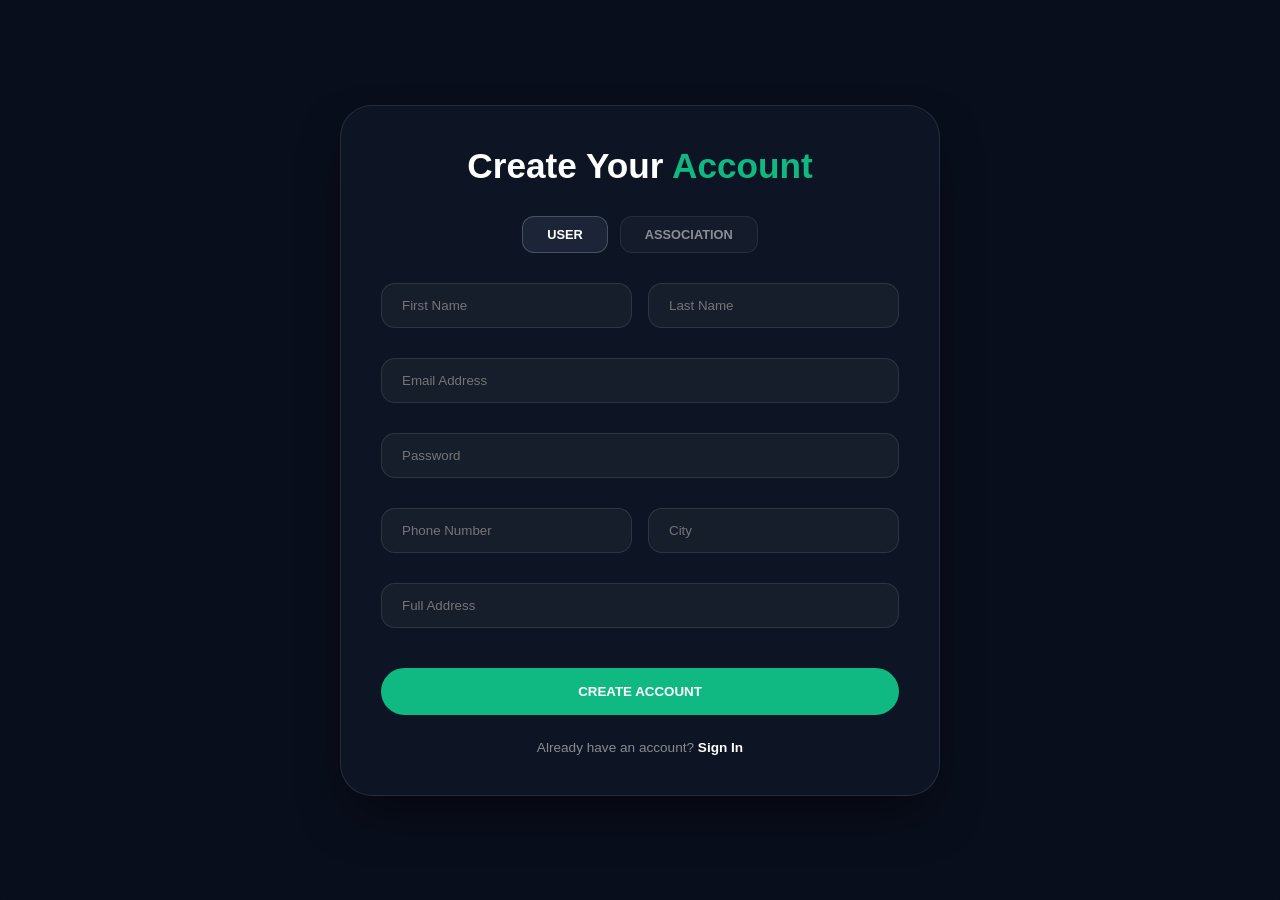
<file: SignUp.html>
<!DOCTYPE html>
<html lang="en">
<head>
    <meta charset="UTF-8">
    <meta name="viewport" content="width=device-width, initial-scale=1.0">
    <title>Hand2Hand | Create Account</title>
    <style>
        /* ===================== BASE & BACKGROUND ===================== */
        * { margin: 0; padding: 0; box-sizing: border-box; font-family: 'Inter', sans-serif; }
        body { 
            min-height: 100vh; display: flex; justify-content: center; align-items: center; 
            color: white; background: #0a0f1c; padding: 40px 20px; position: relative; overflow-x: hidden;
        }
        body::before { 
            content: ""; position: absolute; top: 0; left: 0; width: 100%; height: 100%; 
            background-image: linear-gradient(rgba(10, 15, 28, 0.75), rgba(10, 15, 28, 0.75)), 
            url('https://images.unsplash.com/photo-1511632765486-a01980e01a18?q=80&w=2070'); 
            background-size: cover; background-position: center; filter: blur(3px); z-index: -1; 
        }

        /* ===================== GLASS CARD ===================== */
        .signup-wrapper { 
            width: 100%; max-width: 600px; padding: 40px; 
            background: rgba(17, 25, 40, 0.7); backdrop-filter: blur(20px); 
            border-radius: 32px; border: 1px solid rgba(255, 255, 255, 0.1); 
            box-shadow: 0 25px 50px -12px rgba(0, 0, 0, 0.5);
        }
        .signup-title { text-align: center; margin-bottom: 30px; }
        .signup-title h2 { font-size: 2.2rem; font-weight: 800; }
        .signup-title span { color: #10b981; }

        /* ===================== TABS ===================== */
        input[type="radio"] { display: none; }
        .tabs { display: flex; justify-content: center; gap: 12px; margin-bottom: 30px; }
        .tabs label { 
            cursor: pointer; padding: 10px 24px; background: rgba(255, 255, 255, 0.03); 
            border: 1px solid rgba(255, 255, 255, 0.08); border-radius: 12px; transition: 0.3s; 
            font-weight: 600; font-size: 0.8rem; text-transform: uppercase; color: rgba(255, 255, 255, 0.5); 
        }
        #tab-user:checked ~ .tabs label[for="tab-user"], 
        #tab-association:checked ~ .tabs label[for="tab-association"] { 
            background: rgba(30, 41, 59, 0.9); border-color: rgba(255, 255, 255, 0.2); color: white; 
        }

        /* ===================== FORM ELEMENTS ===================== */
        .form-container { display: flex; flex-direction: column; gap: 12px; }
        .name-row { display: grid; grid-template-columns: 1fr 1fr; gap: 16px; }
        
        input { 
            background: rgba(255, 255, 255, 0.04); border: 1px solid rgba(255, 255, 255, 0.1); 
            padding: 14px 20px; border-radius: 14px; color: white; width: 100%; transition: 0.2s; 
        }
        input:focus { border-color: rgba(16, 185, 129, 0.5); background: rgba(255, 255, 255, 0.08); outline: none; }

        .association-only { display: none; flex-direction: column; gap: 12px; }
        #tab-association:checked ~ form .association-only { display: flex; }

        /* ===================== VALIDATION STYLES ===================== */
        .error-msg { color: #ff4d4d; font-size: 11px; margin-top: 4px; display: block; min-height: 14px; font-weight: 600; }
        input.invalid { border-color: #ff4d4d !important; background: rgba(255, 77, 77, 0.05); }

        .btn-submit { 
            margin-top: 10px; background: #10b981; border: none; padding: 16px; 
            border-radius: 50px; font-weight: 700; text-transform: uppercase; 
            cursor: pointer; transition: 0.3s; color: white; 
        }
        .btn-submit:hover { background: #059669; transform: translateY(-2px); }
        .footer-text { text-align: center; margin-top: 25px; font-size: 0.85rem; color: rgba(255, 255, 255, 0.5); }
        .footer-text a { color: white; text-decoration: none; font-weight: 700; }
    </style>
</head>
<body>

<div class="signup-wrapper">
    <div class="signup-title">
        <h2>Create Your <span>Account</span></h2>
    </div>

    <input type="radio" id="tab-user" name="role_toggle" checked onchange="updateRole('user')">
    <input type="radio" id="tab-association" name="role_toggle" onchange="updateRole('association')">

    <div class="tabs">
        <label for="tab-user">User</label>
        <label for="tab-association">Association</label>
    </div>

    <div id="flash" style="display:none;margin-bottom:16px;padding:12px 16px;border-radius:12px;font-size:13px;font-weight:600;background:rgba(255,77,77,0.1);border:1px solid rgba(255,77,77,0.3);color:#ff6b6b;"></div>

    <form id="signupForm" action="process_signup.php" method="POST" class="form-container">
        <input type="hidden" name="account_type" id="account_type" value="user">

        <div class="name-row">
            <div>
                <input type="text" name="first_name" id="first_name" placeholder="First Name" required>
                <span class="error-msg" id="err-first_name"></span>
            </div>
            <div>
                <input type="text" name="last_name" id="last_name" placeholder="Last Name" required>
                <span class="error-msg" id="err-last_name"></span>
            </div>
        </div>

        <div>
            <input type="email" name="email" id="email" placeholder="Email Address">
            <span class="error-msg" id="err-email"></span>
        </div>

        <div>
            <input type="password" name="password" id="password" placeholder="Password">
            <span class="error-msg" id="err-password"></span>
        </div>

        <div class="name-row">
            <div>
                <input type="text" name="phone" id="phone" placeholder="Phone Number">
                <span class="error-msg" id="err-phone"></span>
            </div>
            <div>
                <input type="text" name="city" id="city" placeholder="City">
                <span class="error-msg" id="err-city"></span>
            </div>
        </div>

        <div>
            <input type="text" name="address" id="address" placeholder="Full Address">
            <span class="error-msg" id="err-address"></span>
        </div>

        <div class="association-only">
            <div>
                <input type="text" name="assoc_name" id="assoc_name" placeholder="Association Name">
                <span class="error-msg" id="err-assoc_name"></span>
            </div>
            <div>
                <input type="text" name="reg_number" id="reg_number" placeholder="Registration Number">
                <span class="error-msg" id="err-reg_number"></span>
            </div>
        </div>

        <button type="submit" class="btn-submit">Create Account</button>
    </form>

    <div class="footer-text">
        Already have an account? <a href="login.html">Sign In</a>
    </div>
</div>

<script>
    // Messages renvoyés par process_signup.php
    (function () {
        const msgs = {
            exists:   "Cet email est déjà utilisé.",
            email:    "Adresse email invalide.",
            password: "Mot de passe trop court (6 caractères minimum).",
            phone:    "Le téléphone doit contenir exactement 8 chiffres.",
            assoc:    "Nom et numéro d'enregistrement obligatoires pour une association.",
            invalid:  "Veuillez remplir tous les champs obligatoires."
        };
        const err = new URLSearchParams(location.search).get('error');
        if (err) {
            const box = document.getElementById('flash');
            box.textContent = msgs[err] || "Une erreur est survenue.";
            box.style.display = 'block';
        }
    })();

    function updateRole(role) {
        document.getElementById('account_type').value = role;
        const assocName = document.getElementById('assoc_name');
        const regNum = document.getElementById('reg_number');

        if (role === 'association') {
            assocName.setAttribute('required', 'true');
            regNum.setAttribute('required', 'true');
        } else {
            assocName.removeAttribute('required');
            regNum.removeAttribute('required');
        }
    }

    function showError(id, message) {
        const input = document.getElementById(id);
        const errorSpan = document.getElementById('err-' + id);
        if(input) input.classList.add('invalid');
        if(errorSpan) errorSpan.innerText = message;
    }

    document.getElementById('signupForm').addEventListener('submit', function(e) {
        let isValid = true;

        // Clear previous errors
        document.querySelectorAll('.error-msg').forEach(el => el.innerText = "");
        document.querySelectorAll('input').forEach(el => el.classList.remove('invalid'));

        // 1. Name Validation (lettres, accents, espaces, tirets)
        const nameRegex = /^[\p{L}\s'-]+$/u;
        const fName = document.getElementById('first_name');
        const lName = document.getElementById('last_name');

        if (!nameRegex.test(fName.value)) {
            showError('first_name', "Enter a valid name (letters only).");
            isValid = false;
        }
        if (!nameRegex.test(lName.value)) {
            showError('last_name', "Enter a valid name (letters only).");
            isValid = false;
        }

        // 2. Email Validation
        const email = document.getElementById('email');
        if (!email.value.includes('@') || email.value.length < 5) {
            showError('email', "Enter a valid email address.");
            isValid = false;
        }

        // 3. Password Validation
        const pass = document.getElementById('password');
        if (pass.value.length < 6) {
            showError('password', "Minimum 6 characters required.");
            isValid = false;
        }

        // 4. Phone Validation (Tunisian style: 8 digits)
        const phone = document.getElementById('phone');
        const phoneRegex = /^[0-9]{8}$/;
        if (!phoneRegex.test(phone.value)) {
            showError('phone', "Must be exactly 8 numbers.");
            isValid = false;
        }

        // 5. Association Logic
        const role = document.getElementById('account_type').value;
        if (role === 'association') {
            const aName = document.getElementById('assoc_name');
            const rNum = document.getElementById('reg_number');
            if (aName.value.trim() === "") {
                showError('assoc_name', "Required for associations.");
                isValid = false;
            }
            if (rNum.value.trim() === "") {
                showError('reg_number', "Required for associations.");
                isValid = false;
            }
        }

        if (!isValid) e.preventDefault();
    });
</script>

</body>
</html>
</file>
